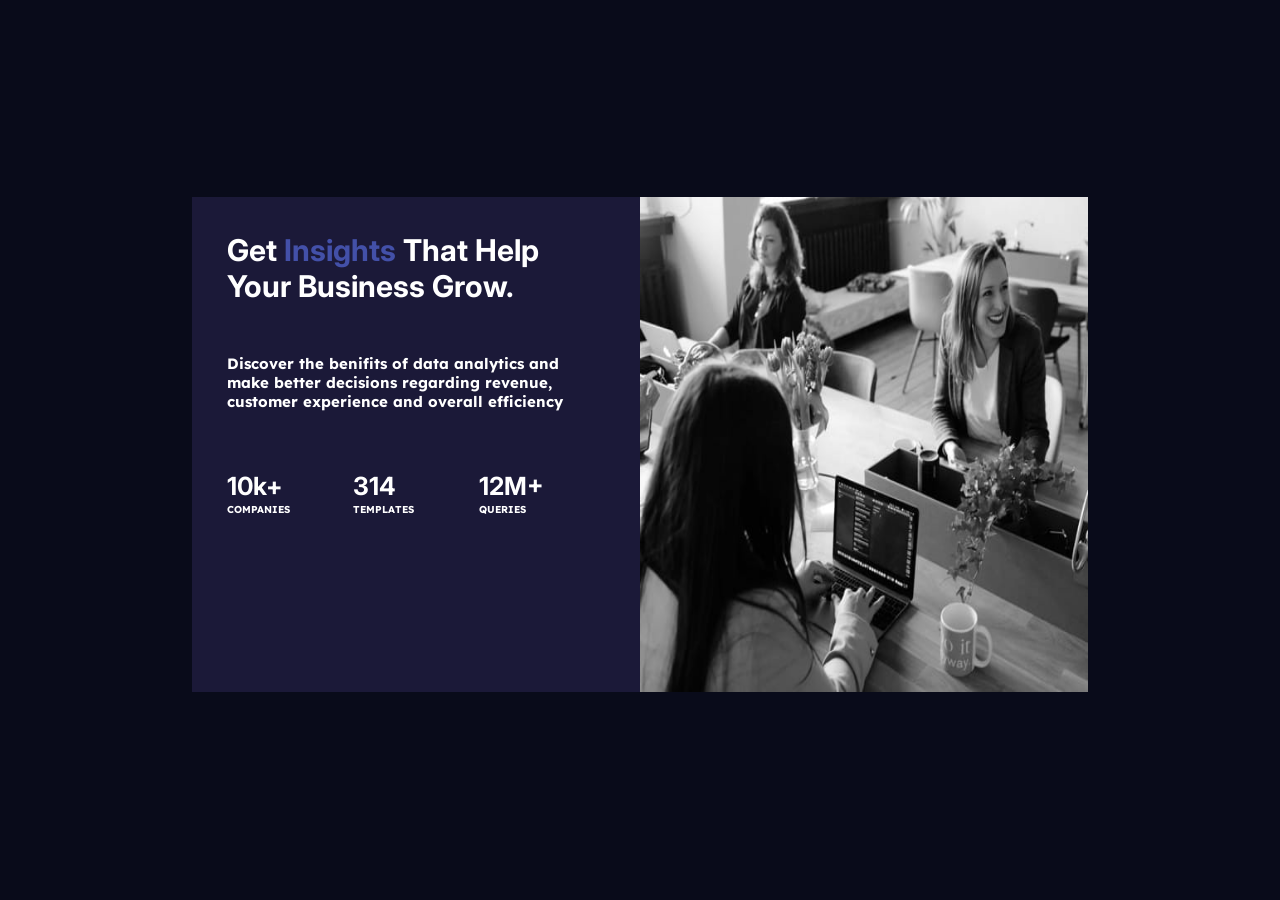
<file: Business-Ad-Design/index.html>
<!DOCTYPE html>
<html lang="en">
<head>
    <link rel="preconnect" href="https://fonts.googleapis.com">
<link rel="preconnect" href="https://fonts.gstatic.com" crossorigin>
<link href="https://fonts.googleapis.com/css2?family=Inter&family=Lexend+Deca:wght@300&display=swap" rel="stylesheet">
    <link rel="preconnect" href="https://fonts.googleapis.com">
<link rel="preconnect" href="https://fonts.gstatic.com" crossorigin>
<link href="https://fonts.googleapis.com/css2?family=Inter&display=swap" rel="stylesheet">
    <meta charset="UTF-8">
    <meta name="viewport" content="width=device-width, initial-scale=1.0">
    <title>Document</title>
    <link rel="stylesheet" href="./home.css">
</head>
<body>
    <div class="container">
        <div class="subc c1">
            <div class="c11">
                Get <f1>Insights</f1> That Help Your Business Grow.
            </div>
            <div class="c12">Discover the benifits of data analytics and make better decisions regarding revenue, customer experience and overall efficiency</div>
            <div class="c13">
                <div class="sub">
                    <div class="heading">
                        10k+
                    </div>
                    <div class="small">
                        COMPANIES
                    </div>
                </div>
                <div class="sub">
                    <div class="heading">
                        314
                    </div>
                    <div class="small">
                        TEMPLATES
                    </div>
                </div>
                <div class="sub">
                    <div class="heading">
                        12M+
                    </div>
                    <div class="small">
                        QUERIES
                    </div>
                </div>
            </div>
        </div>
        <div class="subc c2">
            <img src="./image-header-desktop.jpg" alt="">
        </div>
    </div>
</body>
</html>
</file>
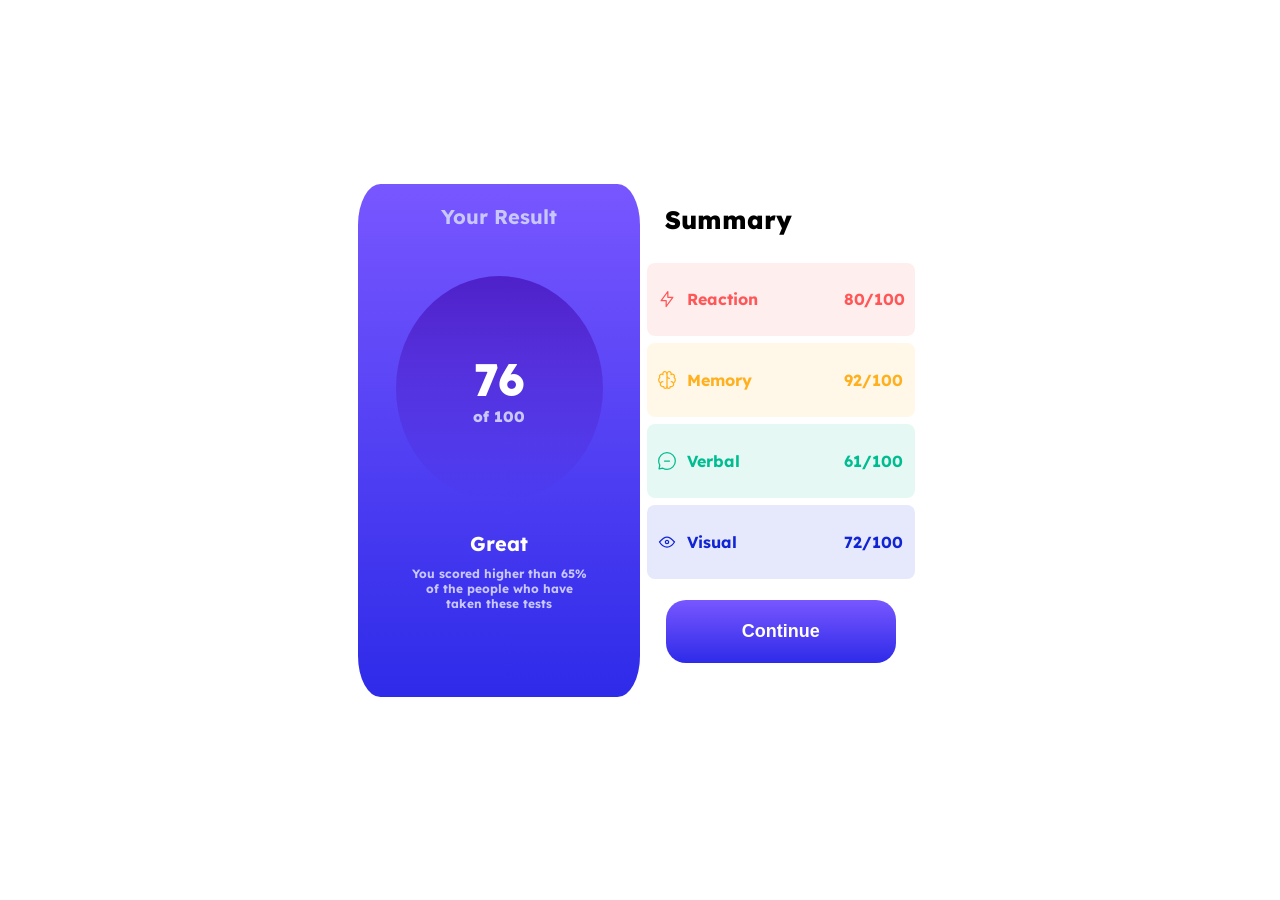
<file: Grade-Card-Design/home.html>
<!DOCTYPE html>
<html lang="en">
<head>
    <meta charset="UTF-8">
    <meta name="viewport" content="width=device-width, initial-scale=1.0">
    <title>Document</title>
    <link rel="stylesheet" href="./home.css">
    <link rel="preconnect" href="https://fonts.googleapis.com">
<link rel="preconnect" href="https://fonts.gstatic.com" crossorigin>
<link href="https://fonts.googleapis.com/css2?family=Hanken+Grotesk:wght@500&family=Inter&family=Lexend+Deca:wght@300&display=swap" rel="stylesheet">
</head>
<body>
    <div class="main">
        <div class="container con1">
            <div id="sbc1">
                <p>Your Result</p>
            </div>
            <div id="sbc2">
                <div class="circle">
                    <div class="p">76</div>
                    <div class="p p2">of 100</div>
                </div>
            </div>
            <div id="sbc3">
                <div class="sbc31">Great</div>
                <div class="sbc32">You scored higher than 65% of the people who have taken these tests</div>
            </div>
        </div>
        <div class="container">
            <div class="cont1">
                <div class="para">Summary</div>
            </div>
            <div class="cont2">
                <div class="detbox db1">
                    <div class="condetbox11"><img src="./icon-reaction.svg" alt=""></div>
                    <div class="condetbox12">Reaction</div>
                    <div class="score">80/100</div>
                </div>
                <div class="detbox db2">
                    <div class="condetbox11"><img src="./icon-memory.svg" alt=""></div>
                    <div class="condetbox12">Memory</div>
                    <div class="score">92/100</div>
                </div>
                <div class="detbox db3">
                    <div class="condetbox11"><img src="./icon-verbal.svg" alt=""></div>
                    <div class="condetbox12">Verbal</div>
                    <div class="score">61/100</div>
                </div>
                <div class="detbox db4">
                    <div class="condetbox11"><img src="./icon-visual.svg" alt=""></div>
                    <div class="condetbox12">Visual</div>
                    <div class="score">72/100</div>
                </div>
            </div>
            <div class="cont3">
                <button class="continue" onclick="">
                    <!-- <button id="bt1">Continue</button> -->
                    Continue
                </button>
            </div>
        </div>
    </div>
</body>
</html>
</file>
<file: Business-Ad-Design/home.css>
body{
    background: hsl(233, 47%, 7%);
    font-size: 15px;
}
.container{
    /* margin: 15vh; */
    height: 97vh;
    display: flex;
    flex-direction: row;
    justify-content: center;
    align-items: center;
}
.subc{
    background: hsl(244, 38%, 16%);
    /* background: wheat; */
    height: 55vh;
    width:35vw;
}
.c1{
    font-family: 'Inter';
    /* font-weight:; */
    font-weight: 700;
    font-size: 30px;
    color: white;
    /* border:2px white solid; */
}
.c11 {
    padding: 5px 20px;
    margin: 30px 15px;
}
.c11 f1{
    color: hsl(232, 43%, 46%);
}
.c12{
    padding:5px 20px;
    margin: 40px 15px;
    font-size: 15px;
    /* font-family: 'Inter', sans-serif; */
    font-family: 'Lexend Deca', sans-serif;
}
.c13{
    padding:5px 20px;
    margin:20px 15px;
    /* font-size: 25px; */
}
.c13 p1{
    font-size: 22px;
}
.c13{
    margin-top: 50px;
    display: flex;
}
.sub{
    height: 10vh;
    width: 30vw;
    /* border: solid yellow 1px; */
}
.heading{
    font-size: 25px;
    margin-bottom: 2px;
}
.small{
    font-size:10px;
    font-family: 'Lexend Deca', sans-serif;

}
.c2 img{
    height:inherit;
    width:inherit;
}
</file>
<file: Grade-Card-Design/home.css>
body{
    font-family: 'Hanken Grotesk', sans-serif;
    font-family: 'Inter', sans-serif;
    font-family: 'Lexend Deca', sans-serif;
}
.main{
    display: flex;
    flex-direction: row;
    justify-content: center;
    align-items: center;
    height:96vh;
}
.container{
    height: 57vh;
    width: 22vw;
    /* border: 2px dotted blue; */
    border-radius: 8%;
}
.con1{
    background-image: linear-gradient(hsl(252, 100%, 67%),hsl(241, 81%, 54%));
    display: flex;
    flex-direction: column;
}
#sbc1{
    align-items: center;
    margin: 0px auto;
    height: 10vh;
    color: hsl(241, 100%, 89%);
    font-size: 20px;
    font-family: 'Hanken Grotesk', sans-serif;
    font-family: 'Inter', sans-serif;
    font-family: 'Lexend Deca', sans-serif;
    font-weight: 700;
}
#sbc2{
    height: 35vh;
    font-size: 5vh;
}
#sbc3{
    height: 35vh;
    display: flex;
    flex-direction: column;
    align-items: center;
    justify-content: center;
    font-family: 'Hanken Grotesk', sans-serif;
    font-family: 'Inter', sans-serif;
    font-family: 'Lexend Deca', sans-serif;
}
.circle{
    height: 25vh;
    width: 23vh;
    margin:3vh auto 0px auto;
    background-image: linear-gradient(hsla(256, 72%, 46%, 1),hsla(241, 72%, 46%, 0));
    border-radius: 50%;
    display: flex;
    align-items: center;
    flex-direction: column;
    justify-content: center;
}
.p{
    margin:0px auto 0px auto;
    width: fit-content;
    font-family: 'Hanken Grotesk', sans-serif;
    font-family: 'Inter', sans-serif;
    font-family: 'Lexend Deca', sans-serif;
    font-weight: 800;
    color: white;
    
}
.p2{
    color:hsl(241, 100%, 89%);
    font-size: 15px;
}
.sbc31{
    width: fit-content;
    margin: 0px auto;
    font-size: 20px;
    color: white;
    font-weight: 700;
}
.sbc32{
    margin: 0px auto;
    color:hsl(241, 100%, 89%);
    font-weight: 700;
    font-size: 12px;
    height: 10vh;
    text-align: center;
    padding: 10px 50px;
}

/*  */
/*  */
/*  */

.cont1{
    height: 8vh;
    /* width: max-content; */
    /* border: 2px solid black; */
    display: flex;
    align-items: center;
    /* justify-content: center; */
    padding: 0px 25px;
    font-size: 25px;
    font-weight: 800;
}
.cont2{
    height: 35vh;
    /* border: 2px solid black; */
}
.cont3{
    height: 12vh;
    /* border: 2px solid black; */
    display: flex;
    align-items: center;
    justify-content: center;
}
.detbox{
    height: 8.2vh;
    /* border:2px dotted blue; */
    margin: 7px;
    background:wheat;
    font-weight: 700;
    display: flex;
    flex-direction: row;
    align-items: center;
    border: 0px;
    border-radius: 8px;
}
.score{
    margin-left: 80px;
}
.db1{
    background: hsl(0, 100%, 67%,0.1);
    color: hsl(0, 100%, 67%);
}
.db2{
    background: hsl(39, 100%, 56%,0.1);
    color:hsl(39, 100%, 56%);
}
.db3{
    background: hsl(166, 100%, 37%,0.1);
    color: hsl(166, 100%, 37%);
}
.db4{
    background: hsl(234, 85%, 45%,0.1);
    color:hsl(234, 85%, 45%);
}
.condetbox11{
    display: flex;
    align-items: center;
    padding: 0px 10px;
}
.condetbox12{
    width: 6vw;
}
button{
    padding: 10px 50px;
    background-image:linear-gradient(hsl(252, 100%, 67%),hsl(241, 81%, 54%));
}
.continue{
    border: 0px;
    border-radius: 20px;
    font-weight: 650;
    font-size: 18px;
    color: white;
    /* text-align: center; */
    display: flex;
    justify-content: center;
    align-items: center;
    
    width: 18vw;
    height: 7vh;
    /* padding:10px 40px; */
}
</file>
